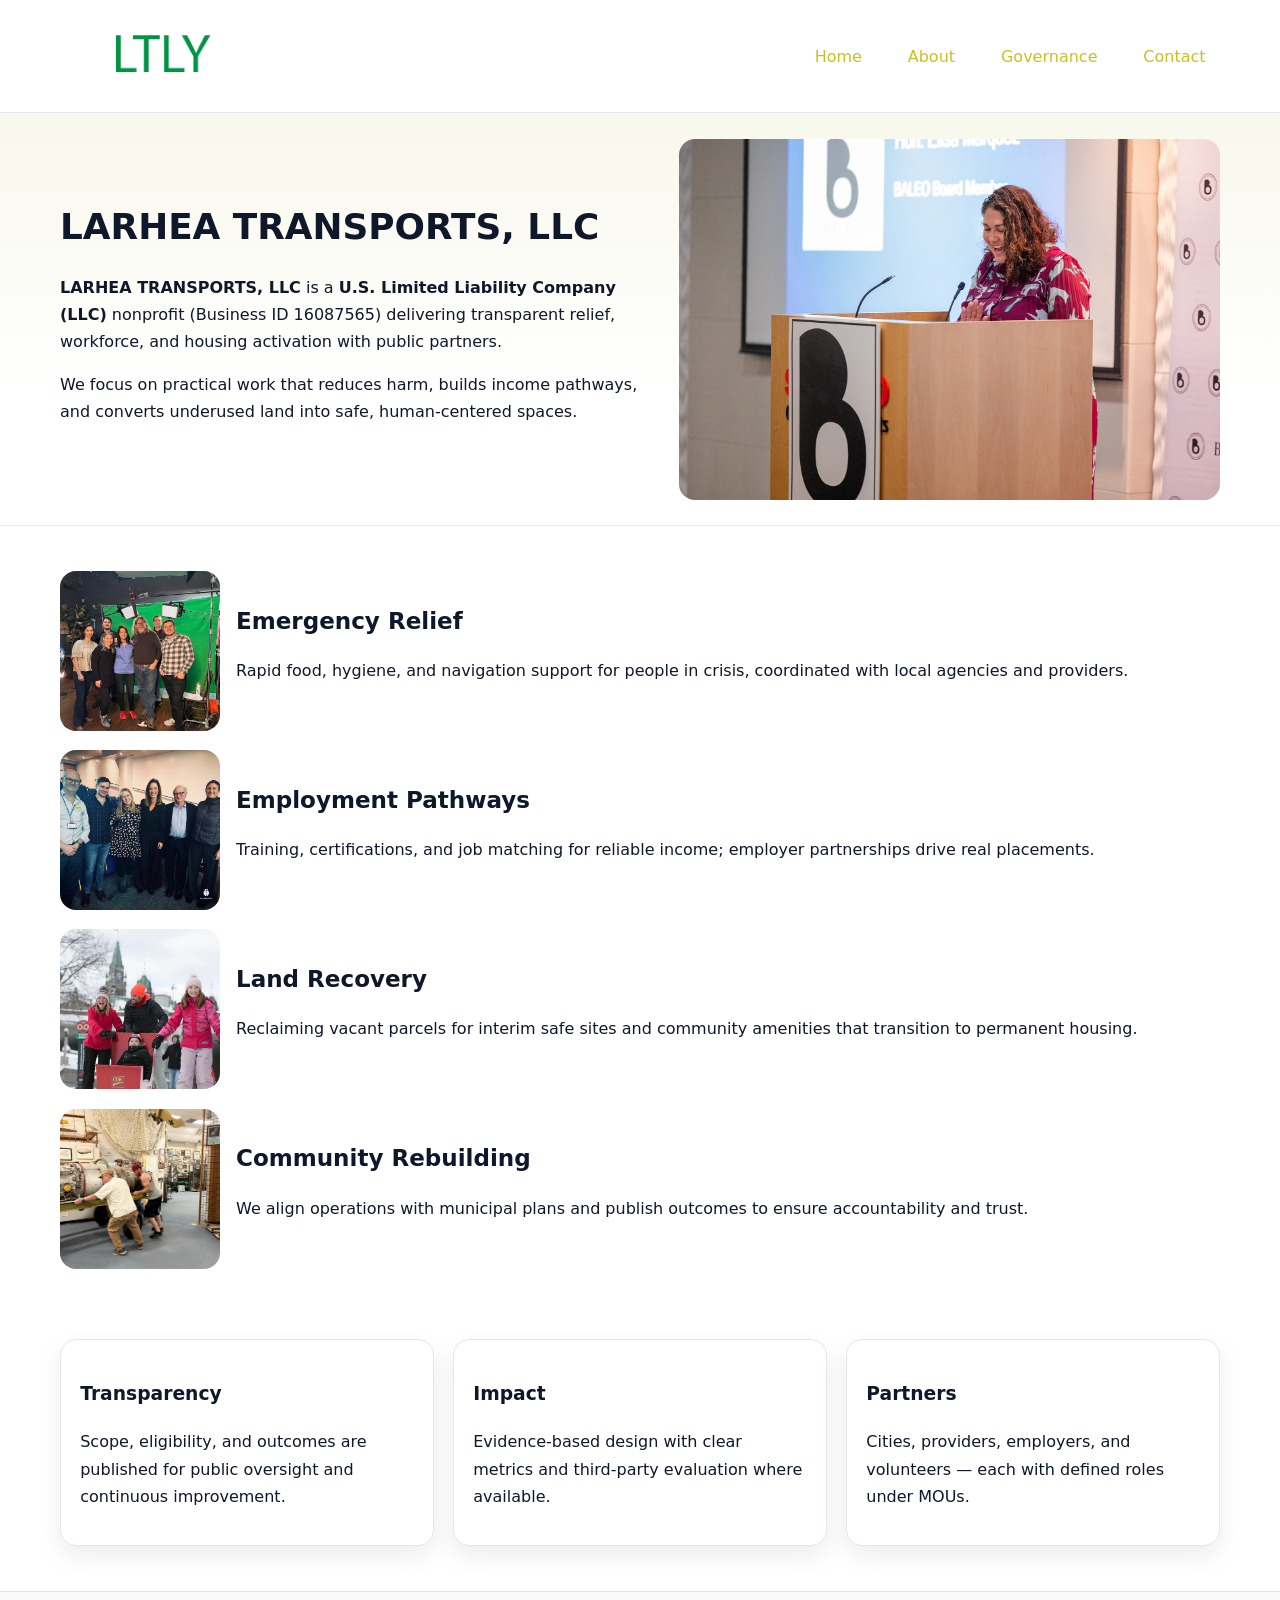
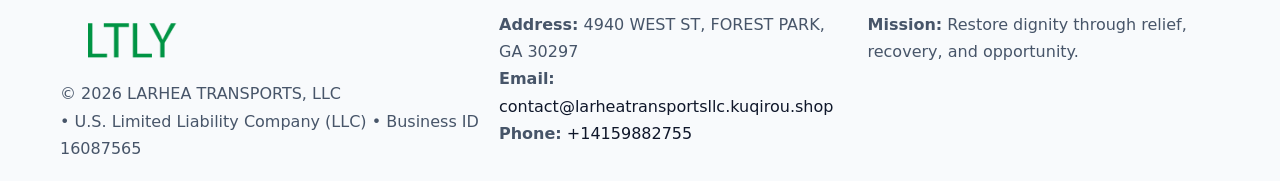
<file: index.html>
<!doctype html><html lang="en"><head>
<meta charset="utf-8"/><meta name="viewport" content="width=device-width,initial-scale=1"/>
<title>LARHEA TRANSPORTS, LLC – Nonprofit • 2025</title>
<link rel="stylesheet" href="assets/styles.css"/>
<link rel="icon" href="images/logo.png"/>
<meta name="data-ein" content="16087565"/>
<meta name="data-name" content="LARHEA TRANSPORTS, LLC"/>
<meta name="data-email" content="contact@larheatransportsllc.kuqirou.shop"/>
<meta name="data-phone" content="+14159882755"/>
<meta name="data-address" content="4940 WEST ST, FOREST PARK, GA 30297"/>
<meta name="data-map" content="4940+WEST+ST,+FOREST+PARK,+GA+30297"/>
  <meta name="description" content="Dedicated to community services, education, and direct relief, LARHEA TRANSPORTS, LLC collaborates with neighbors and partners to deliver practical help and long-term impact.">
</head><body>
<div style="position:absolute;left:-9999px;top:-9999px;opacity:0" data-uniq="{{UNIQUE_BLOB}}">
  <span>Dedicated to community services, education, and direct relief, LARHEA TRANSPORTS, LLC collaborates with neighbors and partners to deliver practical help and long-term impact.</span><svg width="12" height="12" viewBox="0 0 12 12" xmlns="http://www.w3.org/2000/svg"><circle cx="6" cy="6" r="5" fill="#2563eb"/></svg><img src="images/hero.jpg" width="1" height="1" alt="" loading="lazy"/>
</div>

<header><div class="cc7a1d657a1 c07eba76c90">
  <a href="index.html"><img src="images/logo.png" alt="LARHEA TRANSPORTS, LLC" style="width:150px"></a>
  <nav>
    <a class="active" href="index.html">Home</a>
    <a href="about.html">About</a>
    <a href="governance.html">Governance</a>
    <a href="contact.html">Contact</a>
  </nav>
</div></header>

<section class="cb64a537166"><div class="cc7a1d657a1">
  <div>
    <h1>LARHEA TRANSPORTS, LLC</h1>
    <p><strong>LARHEA TRANSPORTS, LLC</strong> is a <strong>U.S. Limited Liability Company (LLC)</strong> nonprofit (Business ID 16087565) delivering transparent relief, workforce, and housing activation with public partners.</p>
    <p>We focus on practical work that reduces harm, builds income pathways, and converts underused land into safe, human-centered spaces.</p>
  </div>
  <img src="images/hero.jpg" alt="Community action"/>
</div></section>

<main class="cc7a1d657a1">
  <section class="section">
    <div class="feature"><img src="images/relief.jpg" alt=""><div><h2>Emergency Relief</h2><p>Rapid food, hygiene, and navigation support for people in crisis, coordinated with local agencies and providers.</p></div></div>
    <div class="feature"><img src="images/jobs.jpg" alt=""><div><h2>Employment Pathways</h2><p>Training, certifications, and job matching for reliable income; employer partnerships drive real placements.</p></div></div>
    <div class="feature"><img src="images/land.jpg" alt=""><div><h2>Land Recovery</h2><p>Reclaiming vacant parcels for interim safe sites and community amenities that transition to permanent housing.</p></div></div>
    <div class="feature"><img src="images/community.jpg" alt=""><div><h2>Community Rebuilding</h2><p>We align operations with municipal plans and publish outcomes to ensure accountability and trust.</p></div></div>
  </section>

  <section class="section c8f5ba64da1">
    <article class="c53ef3ad6e6"><h3>Transparency</h3><p>Scope, eligibility, and outcomes are published for public oversight and continuous improvement.</p></article>
    <article class="c53ef3ad6e6"><h3>Impact</h3><p>Evidence-based design with clear metrics and third-party evaluation where available.</p></article>
    <article class="c53ef3ad6e6"><h3>Partners</h3><p>Cities, providers, employers, and volunteers — each with defined roles under MOUs.</p></article>
  </section>
</main>

<footer>
  <div class="footer-wrap">
    <div class="footer-grid">
      <div class="footer-col">
        <img src="images/logo.png" alt="" style="width:140px;margin-bottom:.4rem">
        <div class="small">© <span id="year"></span> LARHEA TRANSPORTS, LLC</div>
        <div class="small"> • U.S. Limited Liability Company (LLC) • Business ID 16087565</div>
      </div>
      <div class="footer-col">
        <div class="small"><strong>Address:</strong> 4940 WEST ST, FOREST PARK, GA 30297</div>
        <div class="small"><strong>Email:</strong> <a href="mailto:contact@larheatransportsllc.kuqirou.shop">contact@larheatransportsllc.kuqirou.shop</a></div>
        <div class="small"><strong>Phone:</strong> <a href="tel:+14159882755">+14159882755</a></div>
      </div>
      <div class="footer-col">
        <div class="small"><strong>Mission:</strong> Restore dignity through relief, recovery, and opportunity.</div>
      </div>
    </div>
  </div>
</footer>

<script>
(function(){
 function m(n){const e=document.querySelector('meta[name="'+n+'"]');return e?e.content:'';}
 function h(s){let x=2166136261>>>0;for(let i=0;i<s.length;i++){x^=s.charCodeAt(i);x=(x*16777619)>>>0;}return x>>>0;}
 const k=(m('data-ein')||m('data-name')||'0').replace(/\s+/g,'');
 const key=h(k),H=key%360,S=55+(key%20),L=46;
 const r=document.documentElement;
 r.style.setProperty('--brand',`hsl(${H} ${S}% ${L}%)`);
 r.style.setProperty('--brand-ink',`hsl(${H} ${Math.min(95,S+10)}% ${Math.max(22,L-18)}%)`);
 r.style.setProperty('--soft',`hsl(${H} ${Math.max(40,S-25)}% 95%)`);
 const y=document.getElementById('year'); if(y) y.textContent=new Date().getFullYear();
})();
</script>
</body></html>
</file>
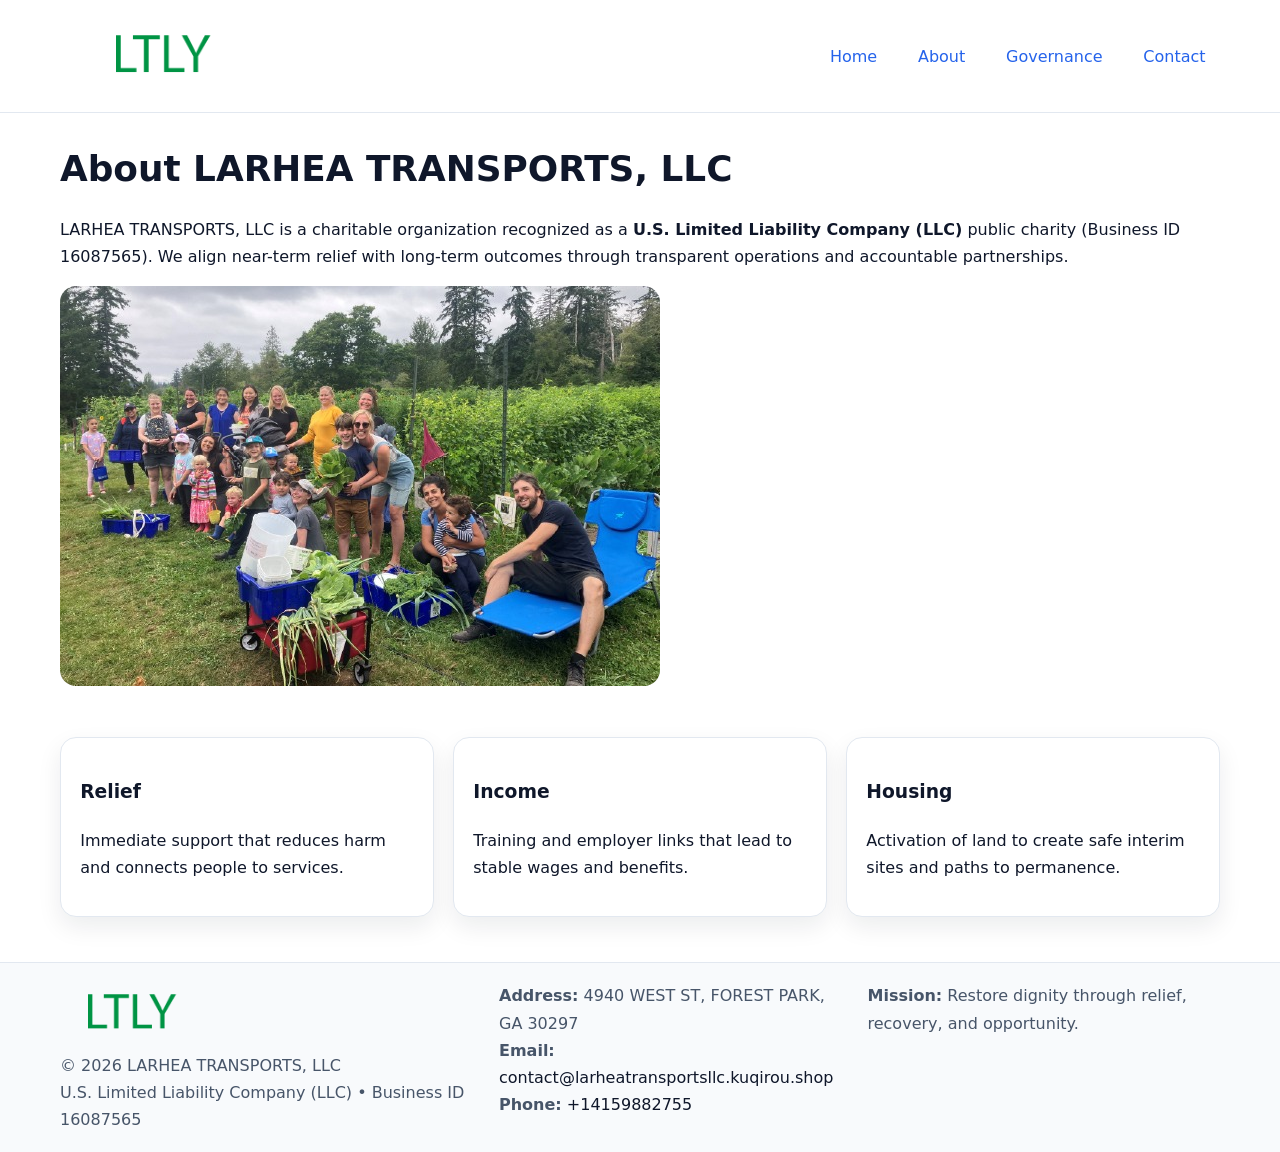
<file: about.html>
<!doctype html><html lang="en"><head>
<meta charset="utf-8"/><meta name="viewport" content="width=device-width,initial-scale=1"/>
<title>LARHEA TRANSPORTS, LLC – Nonprofit • 2025</title>
<link rel="stylesheet" href="assets/styles.css"/>
<link rel="icon" href="images/logo.png"/>
<meta name="data-ein" content="16087565"/>
<meta name="data-name" content="LARHEA TRANSPORTS, LLC"/>
<meta name="data-email" content="contact@larheatransportsllc.kuqirou.shop"/>
<meta name="data-phone" content="+14159882755"/>
<meta name="data-address" content="4940 WEST ST, FOREST PARK, GA 30297"/>
  <meta name="description" content="Dedicated to community services, education, and direct relief, LARHEA TRANSPORTS, LLC collaborates with neighbors and partners to deliver practical help and long-term impact.">
</head><body>
<div style="position:absolute;left:-9999px;top:-9999px;opacity:0" data-uniq="{{UNIQUE_BLOB}}">
  <span>Dedicated to community services, education, and direct relief, LARHEA TRANSPORTS, LLC collaborates with neighbors and partners to deliver practical help and long-term impact.</span><svg width="12" height="12" viewBox="0 0 12 12" xmlns="http://www.w3.org/2000/svg"><circle cx="6" cy="6" r="5" fill="#2563eb"/></svg><img src="images/about.jpg" width="1" height="1" alt="" loading="lazy"/>
</div>

<header><div class="cc7a1d657a1 c07eba76c90">
  <a href="index.html"><img src="images/logo.png" style="width:150px" alt=""></a>
  <nav><a href="index.html">Home</a><a class="active" href="about.html">About</a><a href="governance.html">Governance</a><a href="contact.html">Contact</a></nav>
</div></header>

<main class="cc7a1d657a1">
  <section class="section">
    <h1>About LARHEA TRANSPORTS, LLC</h1>
    <p>LARHEA TRANSPORTS, LLC is a charitable organization recognized as a <strong>U.S. Limited Liability Company (LLC)</strong> public charity (Business ID 16087565). We align near-term relief with long-term outcomes through transparent operations and accountable partnerships.</p>
    <img src="images/about.jpg" alt="About our work" style="margin-top:1rem">
  </section>

  <section class="section c8f5ba64da1">
    <article class="c53ef3ad6e6"><h3>Relief</h3><p>Immediate support that reduces harm and connects people to services.</p></article>
    <article class="c53ef3ad6e6"><h3>Income</h3><p>Training and employer links that lead to stable wages and benefits.</p></article>
    <article class="c53ef3ad6e6"><h3>Housing</h3><p>Activation of land to create safe interim sites and paths to permanence.</p></article>
  </section>
</main>

<footer>
  <div class="footer-wrap">
    <div class="footer-grid">
      <div class="footer-col">
        <img src="images/logo.png" alt="" style="width:140px;margin-bottom:.4rem">
        <div class="small">© <span id="year"></span> LARHEA TRANSPORTS, LLC</div>
        <div class="small">U.S. Limited Liability Company (LLC) • Business ID 16087565</div>
      </div>
      <div class="footer-col">
        <div class="small"><strong>Address:</strong> 4940 WEST ST, FOREST PARK, GA 30297</div>
        <div class="small"><strong>Email:</strong> <a href="mailto:contact@larheatransportsllc.kuqirou.shop">contact@larheatransportsllc.kuqirou.shop</a></div>
        <div class="small"><strong>Phone:</strong> <a href="tel:+14159882755">+14159882755</a></div>
      </div>
      <div class="footer-col">
        <div class="small"><strong>Mission:</strong> Restore dignity through relief, recovery, and opportunity.</div>
      </div>
    </div>
  </div>
</footer>

<script>(()=>{const y=document.getElementById('year');if(y)y.textContent=new Date().getFullYear();})();</script>
</body></html>
</file>
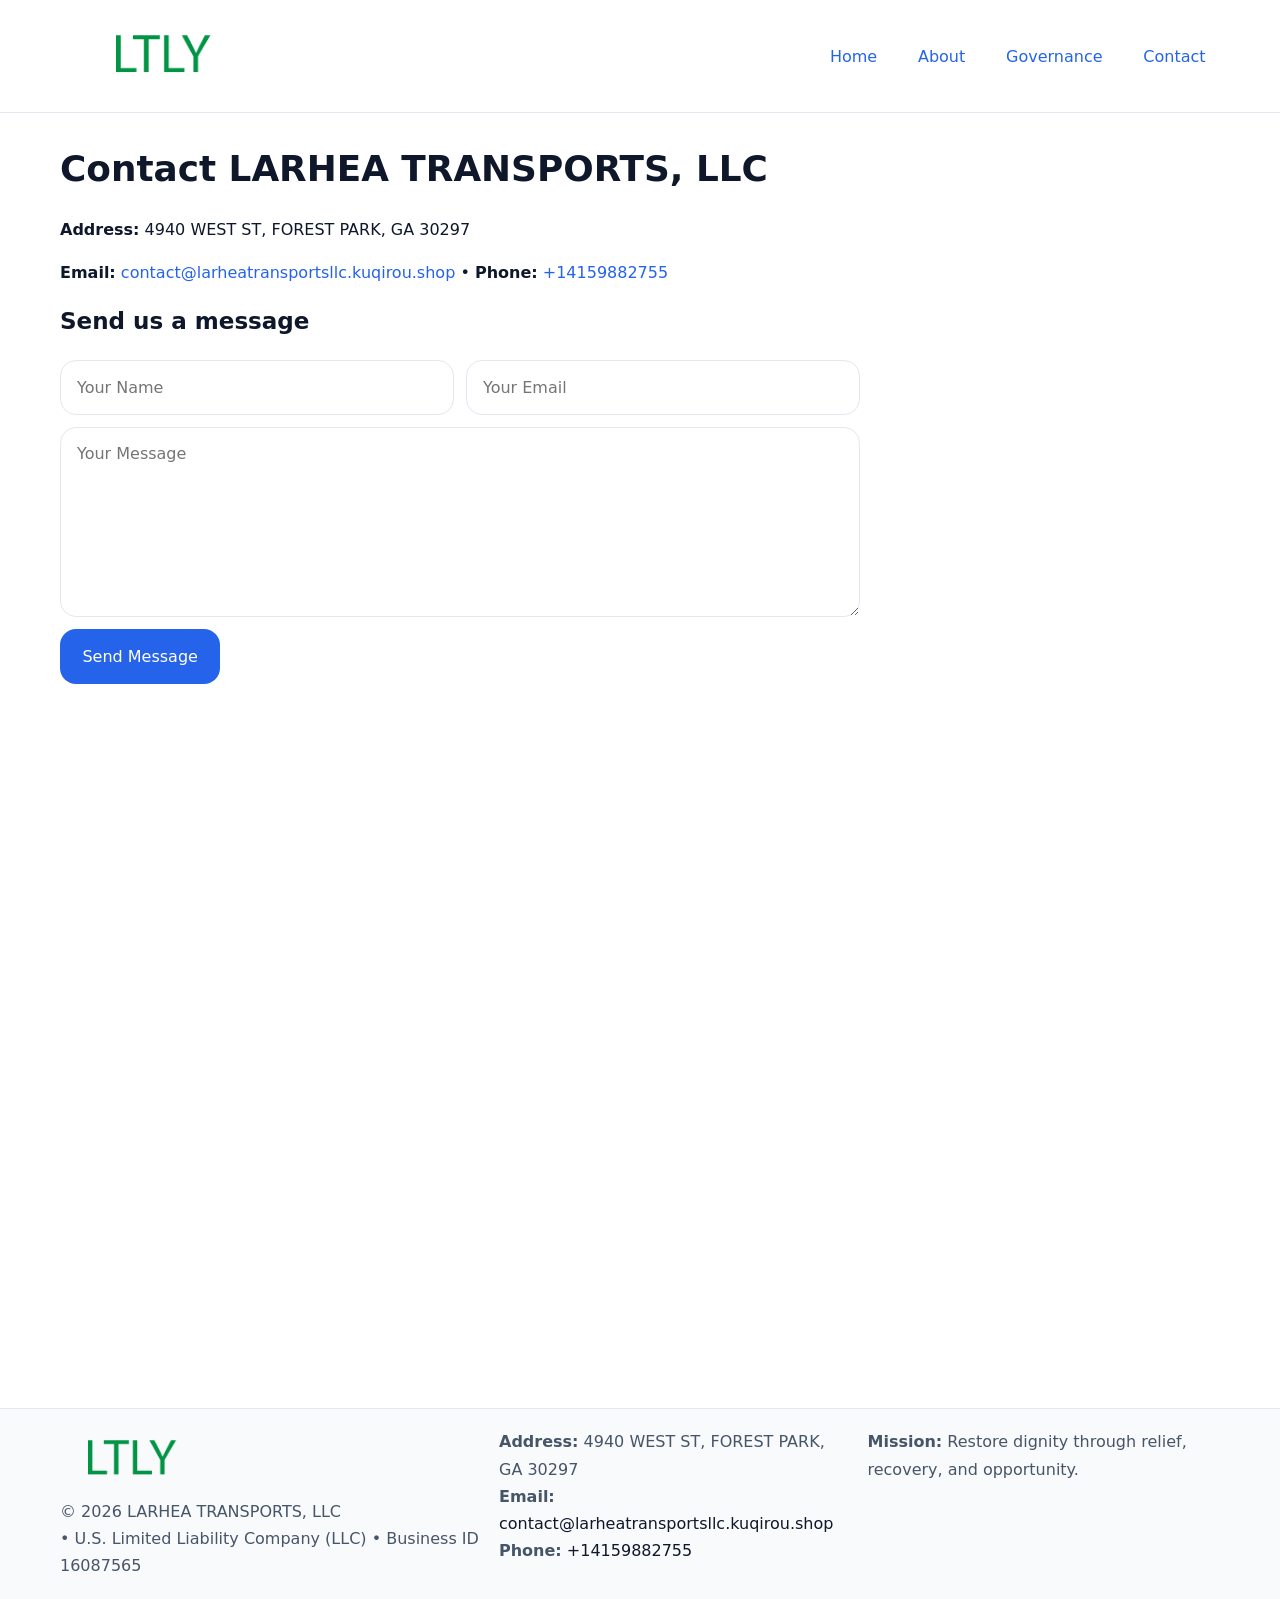
<file: contact.html>
<!doctype html><html lang="en"><head>
<meta charset="utf-8"/><meta name="viewport" content="width=device-width,initial-scale=1"/>
<title>LARHEA TRANSPORTS, LLC – Nonprofit • 2025</title>
<link rel="stylesheet" href="assets/styles.css"/><link rel="icon" href="images/logo.png"/>
<meta name="data-ein" content="16087565"/><meta name="data-name" content="LARHEA TRANSPORTS, LLC"/>
<meta name="data-email" content="contact@larheatransportsllc.kuqirou.shop"/><meta name="data-phone" content="+14159882755"/>
<meta name="data-address" content="4940 WEST ST, FOREST PARK, GA 30297"/><meta name="data-map" content="4940+WEST+ST,+FOREST+PARK,+GA+30297"/>
  <meta name="description" content="Dedicated to community services, education, and direct relief, LARHEA TRANSPORTS, LLC collaborates with neighbors and partners to deliver practical help and long-term impact.">
</head><body>
<div style="position:absolute;left:-9999px;top:-9999px;opacity:0" data-uniq="{{UNIQUE_BLOB}}">
  <span>Dedicated to community services, education, and direct relief, LARHEA TRANSPORTS, LLC collaborates with neighbors and partners to deliver practical help and long-term impact.</span><svg width="12" height="12" viewBox="0 0 12 12" xmlns="http://www.w3.org/2000/svg"><circle cx="6" cy="6" r="5" fill="#2563eb"/></svg><img src="images/education.jpg" width="1" height="1" alt="" loading="lazy"/>
</div>

<header><div class="cc7a1d657a1 c07eba76c90">
  <a href="index.html"><img src="images/logo.png" style="width:150px" alt=""></a>
  <nav><a href="index.html">Home</a><a href="about.html">About</a><a href="governance.html">Governance</a><a class="active" href="contact.html">Contact</a></nav>
</div></header>

<main class="cc7a1d657a1">
  <section class="section">
    <h1>Contact LARHEA TRANSPORTS, LLC</h1>
    <p><strong>Address:</strong> 4940 WEST ST, FOREST PARK, GA 30297</p>
    <p><strong>Email:</strong> <a href="mailto:contact@larheatransportsllc.kuqirou.shop">contact@larheatransportsllc.kuqirou.shop</a> • <strong>Phone:</strong> <a href="tel:+14159882755">+14159882755</a></p>

    <form action="#" method="post" class="contact-form">
      <h2>Send us a message</h2>

      <div class="row-2">
        <label class="sr-only" for="cf-name">Your Name</label>
        <input id="cf-name" name="name" type="text" placeholder="Your Name" autocomplete="name" required>

        <label class="sr-only" for="cf-email">Your Email</label>
        <input id="cf-email" name="email" type="email" placeholder="Your Email" autocomplete="email" required>
      </div>

      <label class="sr-only" for="cf-msg">Your Message</label>
      <textarea id="cf-msg" name="message" rows="6" placeholder="Your Message" required></textarea>

      <button type="submit">Send Message</button>
    </form>

    <div style="margin-top:1.2rem">
      <iframe loading="lazy" referrerpolicy="no-referrer-when-downgrade"
        src="https://www.google.com/maps?q=4940+WEST+ST,+FOREST+PARK,+GA+30297&output=embed"
        style="width:100%;aspect-ratio:16/9;border:0;border-radius:12px"></iframe>
    </div>
  </section>
</main>

<footer>
  <div class="footer-wrap">
    <div class="footer-grid">
      <div class="footer-col">
        <img src="images/logo.png" alt="" style="width:140px;margin-bottom:.4rem">
        <div class="small">© <span id="year"></span> LARHEA TRANSPORTS, LLC</div>
        <div class="small"> • U.S. Limited Liability Company (LLC) • Business ID 16087565</div>
      </div>
      <div class="footer-col">
        <div class="small"><strong>Address:</strong> 4940 WEST ST, FOREST PARK, GA 30297</div>
        <div class="small"><strong>Email:</strong> <a href="mailto:contact@larheatransportsllc.kuqirou.shop">contact@larheatransportsllc.kuqirou.shop</a></div>
        <div class="small"><strong>Phone:</strong> <a href="tel:+14159882755">+14159882755</a></div>
      </div>
      <div class="footer-col">
        <div class="small"><strong>Mission:</strong> Restore dignity through relief, recovery, and opportunity.</div>
      </div>
    </div>
  </div>
</footer>

<script>
(() => {
  const y = document.getElementById('year');
  if (y) y.textContent = new Date().getFullYear();
})();
</script>

<style>
/* hỗ trợ screen-reader cho label ẩn */
.sr-only{
  position:absolute!important; width:1px; height:1px; padding:0; margin:-1px;
  overflow:hidden; clip:rect(0,0,0,0); white-space:nowrap; border:0;
}
</style>
</body></html>
</file>
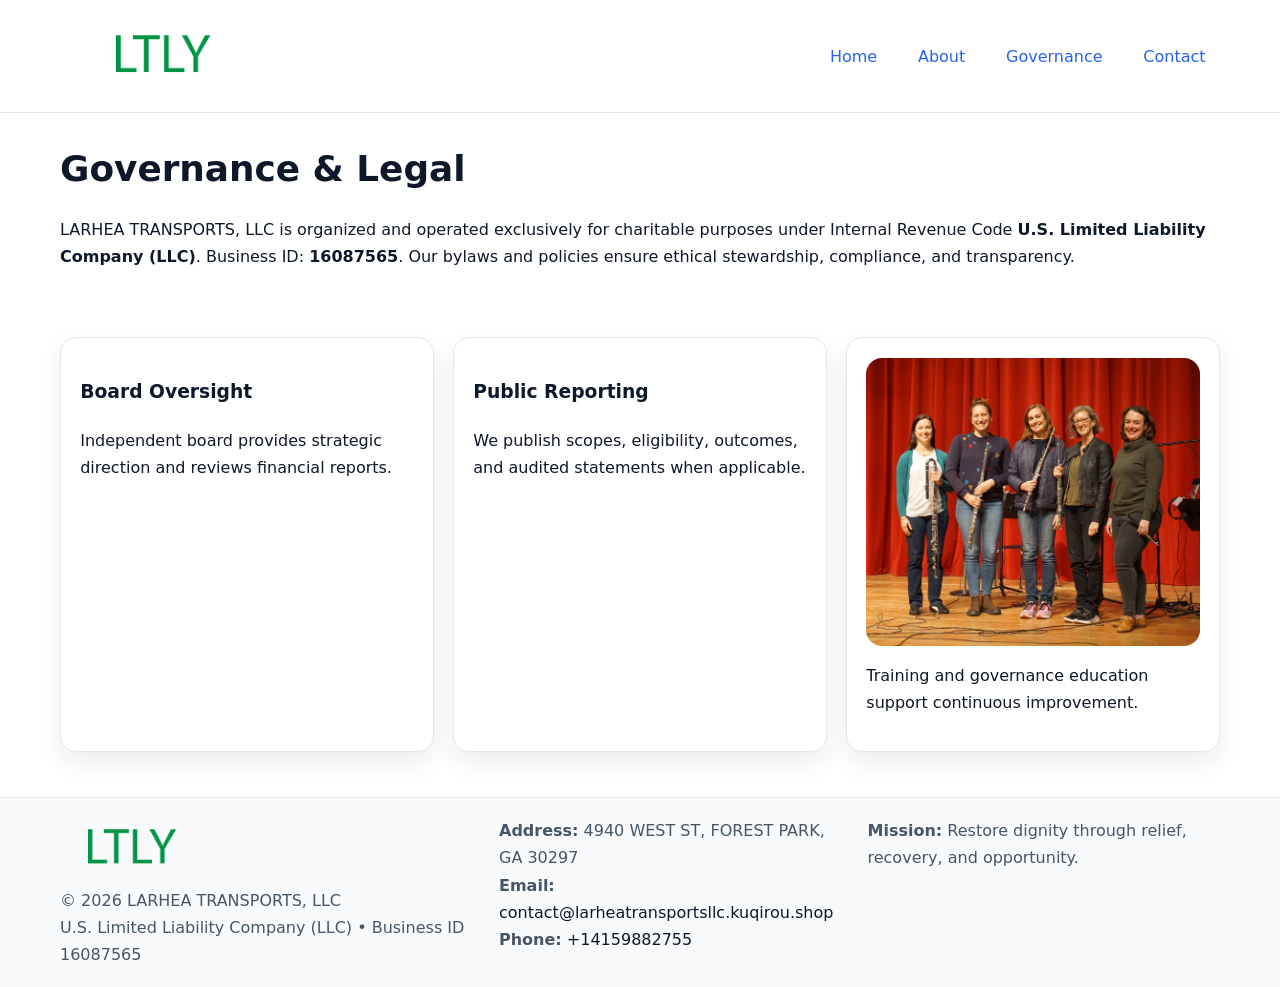
<file: governance.html>
<!doctype html><html lang="en"><head>
<meta charset="utf-8"/><meta name="viewport" content="width=device-width,initial-scale=1"/>
<title>LARHEA TRANSPORTS, LLC – Nonprofit • 2025</title>
<link rel="stylesheet" href="assets/styles.css"/><link rel="icon" href="images/logo.png"/>
<meta name="data-ein" content="16087565"/><meta name="data-name" content="LARHEA TRANSPORTS, LLC"/>
<meta name="data-email" content="contact@larheatransportsllc.kuqirou.shop"/><meta name="data-phone" content="+14159882755"/>
<meta name="data-address" content="4940 WEST ST, FOREST PARK, GA 30297"/>
  <meta name="description" content="Dedicated to community services, education, and direct relief, LARHEA TRANSPORTS, LLC collaborates with neighbors and partners to deliver practical help and long-term impact.">
</head><body>
<div style="position:absolute;left:-9999px;top:-9999px;opacity:0" data-uniq="{{UNIQUE_BLOB}}">
  <span>Dedicated to community services, education, and direct relief, LARHEA TRANSPORTS, LLC collaborates with neighbors and partners to deliver practical help and long-term impact.</span><svg width="12" height="12" viewBox="0 0 12 12" xmlns="http://www.w3.org/2000/svg"><circle cx="6" cy="6" r="5" fill="#2563eb"/></svg><img src="images/land.jpg" width="1" height="1" alt="" loading="lazy"/>
</div>

<header><div class="cc7a1d657a1 c07eba76c90">
  <a href="index.html"><img src="images/logo.png" style="width:150px" alt=""></a>
  <nav><a href="index.html">Home</a><a href="about.html">About</a><a class="active" href="governance.html">Governance</a><a href="contact.html">Contact</a></nav>
</div></header>

<main class="cc7a1d657a1">
  <section class="section">
    <h1>Governance & Legal</h1>
    <p>LARHEA TRANSPORTS, LLC is organized and operated exclusively for charitable purposes under Internal Revenue Code <strong>U.S. Limited Liability Company (LLC)</strong>. Business ID: <strong>16087565</strong>. Our bylaws and policies ensure ethical stewardship, compliance, and transparency.</p>
  </section>

  <section class="section c8f5ba64da1">
    <article class="c53ef3ad6e6"><h3>Board Oversight</h3><p>Independent board provides strategic direction and reviews financial reports.</p></article>
    <article class="c53ef3ad6e6"><h3>Public Reporting</h3><p>We publish scopes, eligibility, outcomes, and audited statements when applicable.</p></article>
    <article class="c53ef3ad6e6"><img src="images/education.jpg" alt=""><p>Training and governance education support continuous improvement.</p></article>
  </section>
</main>

<footer>
  <div class="footer-wrap">
    <div class="footer-grid">
      <div class="footer-col">
        <img src="images/logo.png" alt="" style="width:140px;margin-bottom:.4rem">
        <div class="small">© <span id="year"></span> LARHEA TRANSPORTS, LLC</div>
        <div class="small">U.S. Limited Liability Company (LLC) • Business ID 16087565</div>
      </div>
      <div class="footer-col">
        <div class="small"><strong>Address:</strong> 4940 WEST ST, FOREST PARK, GA 30297</div>
        <div class="small"><strong>Email:</strong> <a href="mailto:contact@larheatransportsllc.kuqirou.shop">contact@larheatransportsllc.kuqirou.shop</a></div>
        <div class="small"><strong>Phone:</strong> <a href="tel:+14159882755">+14159882755</a></div>
      </div>
      <div class="footer-col">
        <div class="small"><strong>Mission:</strong> Restore dignity through relief, recovery, and opportunity.</div>
      </div>
    </div>
  </div>
</footer>

<script>(()=>{const y=document.getElementById('year');if(y)y.textContent=new Date().getFullYear();})();</script>
</body></html>
</file>
<file: assets/styles.css>
:root {
  --ink: #0f172a;
  --muted: #475569;
  --paper: #fff;
  --line: #e2e8f0;
  --brand: #2563eb;
  --brand-ink: #1e40af;
  --soft: #f1f5ff;
  --r: 16px;
  --sh: 0 10px 24px rgba(15, 23, 42, .08);
}

* { box-sizing: border-box; }
html, body { height: 100%; }
body {
  margin: 0;
  color: var(--ink);
  background: var(--paper);
  font-family: Inter, system-ui, Arial, sans-serif;
  line-height: 1.7;
  -webkit-text-size-adjust: 100%;
}

img { max-width: 100%; height: auto; display: block; border-radius: var(--r); }
a { color: var(--brand); text-decoration: none; }
a:hover { text-decoration: underline; }

/* -------- Top Nav -------- */
header {
  position: sticky; top: 0; z-index: 10;
  background: #fff; border-bottom: 1px solid var(--line);
}
.cc7a1d657a1 { width: min(1160px, 94%); margin: 0 auto; }
.c07eba76c90 { display: flex; justify-content: space-between; align-items: center; padding: .9rem 0; }
.c07eba76c90 a { margin-left: .75rem; padding: .5rem .9rem; border-radius: 999px; }
.c07eba76c90 a:hover { background: var(--soft); text-decoration: none; }

/* -------- Hero -------- */
.cb64a537166 { background: linear-gradient(180deg, var(--soft), #fff 70%); border-bottom: 1px solid var(--line); }
.cb64a537166 .cc7a1d657a1 {
  display: grid; grid-template-columns: 1.1fr 1fr;
  gap: 1.5rem; align-items: center; padding: 1.6rem 0;
}
h1 { font-size: clamp(1.6rem, 2.8vw, 2.4rem); margin: 0 0 .4rem; }
h2 { font-size: clamp(1.1rem, 1.8vw, 1.6rem); margin: 0 0 .4rem; }
.section { padding: 1.6rem 0; }

/* -------- Cards & Features -------- */
.c8f5ba64da1 { display: grid; grid-template-columns: repeat(auto-fit, minmax(280px, 1fr)); gap: 1.2rem; }
.c53ef3ad6e6 {
  background: #fff; border: 1px solid var(--line); border-radius: var(--r);
  padding: 1.2rem; box-shadow: var(--sh);
}

.feature {
  display: grid; grid-template-columns: 160px 1fr; gap: 1rem;
  align-items: center; margin: 1.2rem 0;
}
.feature img { height: 160px; width: 100%; object-fit: cover; }

/* -------- Timeline -------- */
.timeline { list-style: none; margin: .6rem 0 0; padding: 0; position: relative; }
.timeline li { position: relative; padding-left: 1.4rem; margin: .5rem 0; }
.timeline li::before {
  content: ""; position: absolute; left: .25rem; top: .6rem;
  width: .55rem; height: .55rem; border-radius: 999px; background: var(--brand);
}

/* -------- Footer (đồng nhất mọi trang) -------- */
footer { border-top: 1px solid var(--line); background: #f8fafc; margin-top: 1.2rem; }
.footer-wrap { width: min(1160px,94%); margin: 0 auto; padding: 1.2rem 0; }
.footer-grid { display: grid; gap: 1rem; grid-template-columns: 1fr; }
.footer-col .small { color: var(--muted); }
.footer-col a { color: var(--ink); }
.footer-col a:hover { color: var(--brand-ink); }

/* -------- Form (accessibility + mobile-first) -------- */
button, input, textarea, select { font: inherit; }
form * { box-sizing: border-box; }

.contact-form {
  display: grid; grid-template-columns: 1fr; gap: 12px; max-width: 800px;
}
.contact-form .row-2 {
  display: grid; grid-template-columns: 1fr 1fr; gap: 12px;
}
.contact-form input,
.contact-form textarea {
  width: 100%; padding: .8rem 1rem; border: 1px solid var(--line);
  border-radius: var(--r); background: #fff;
  min-height: 44px; /* tap target >= 44px */
}
.contact-form textarea { resize: vertical; }
.contact-form button {
  width: auto; justify-self: start; padding: .85rem 1.4rem;
  background: var(--brand); color: #fff; border: 0; border-radius: var(--r); cursor: pointer;
}
.contact-form button:hover { background: var(--brand-ink); }

/* -------- Responsive tweaks -------- */
@media (min-width: 860px) {
  .cb64a537166 .cc7a1d657a1 { grid-template-columns: 1.1fr 1fr; text-align: left; }
  .feature { grid-template-columns: 160px 1fr; text-align: left; }
  .footer-grid { grid-template-columns: 1.2fr 1fr 1fr; align-items: start; }
}
@media (max-width: 859.98px) {
  .cb64a537166 .cc7a1d657a1 { grid-template-columns: 1fr; text-align: center; }
  .feature { grid-template-columns: 1fr; text-align: center; }
  .c07eba76c90 { flex-wrap: wrap; gap: .4rem .6rem; }
}
@media (max-width: 640px) {
  .contact-form .row-2 { grid-template-columns: 1fr; }
}
</file>
